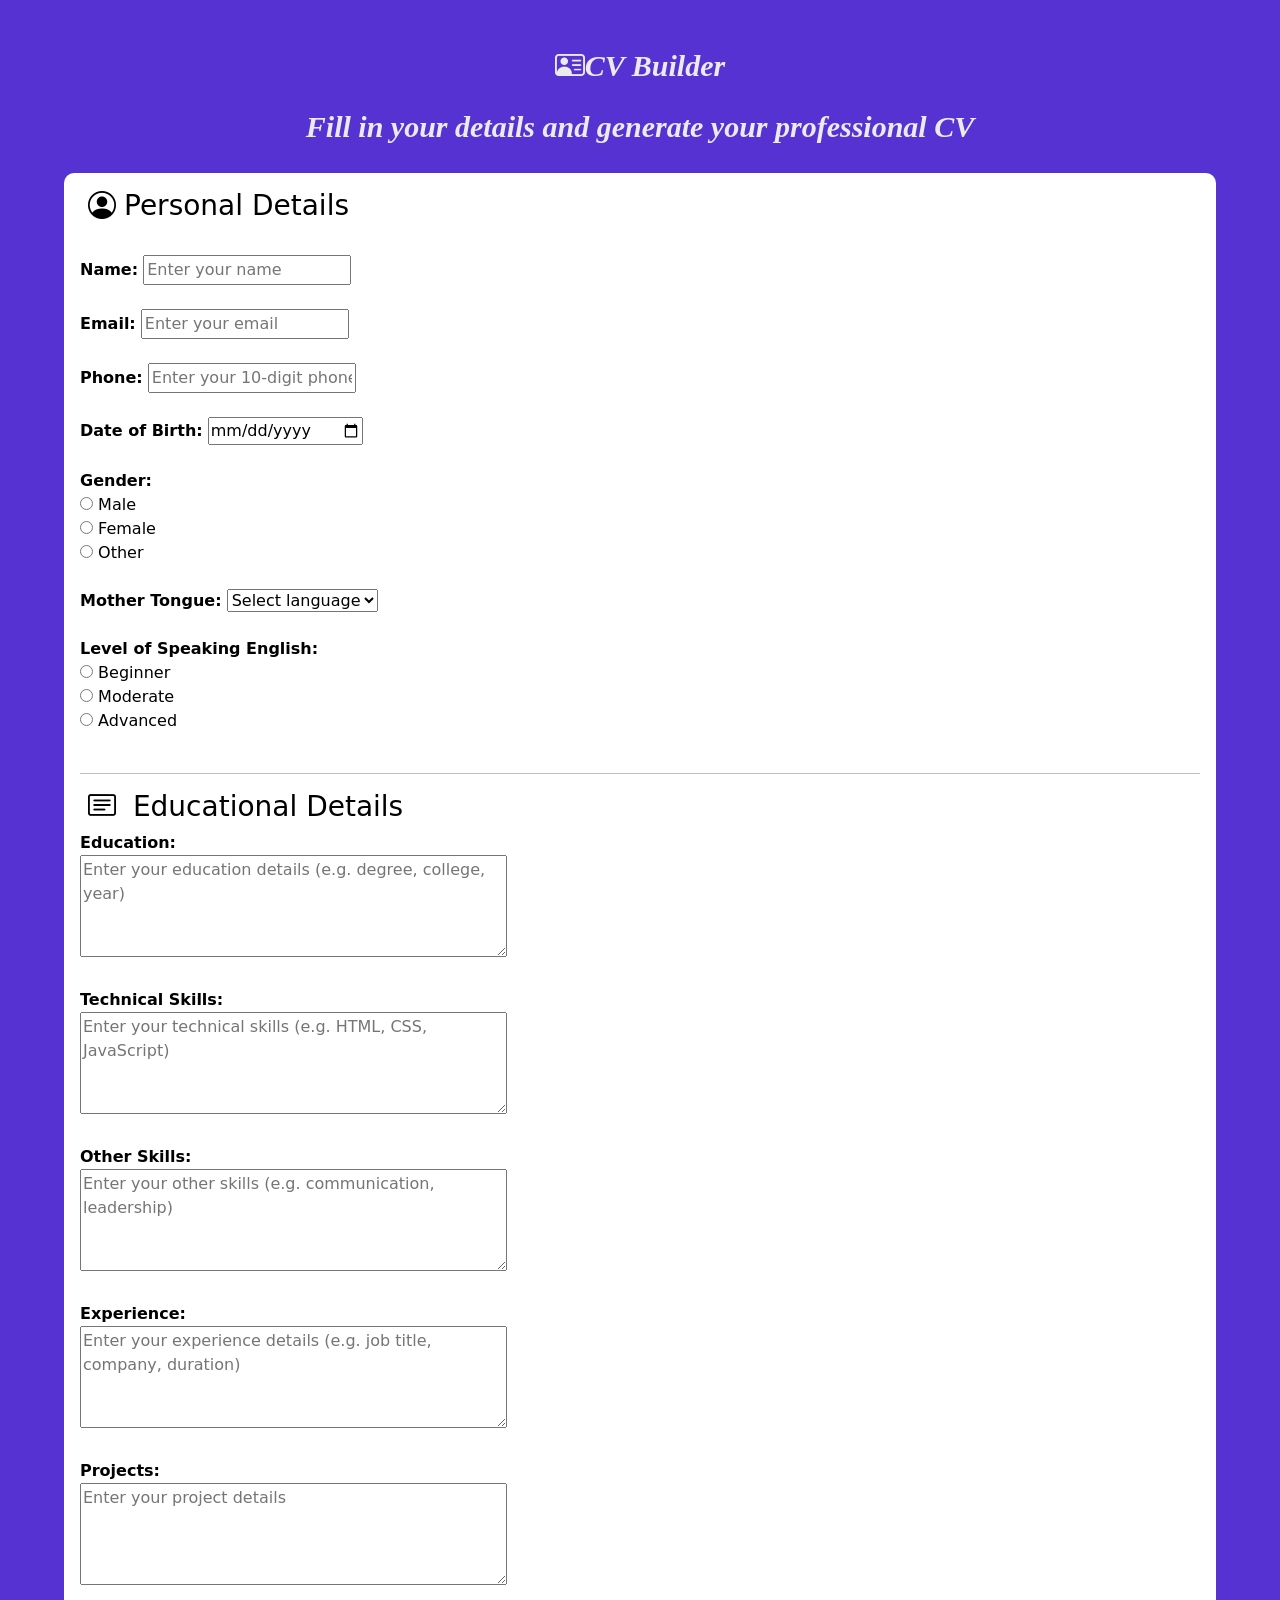
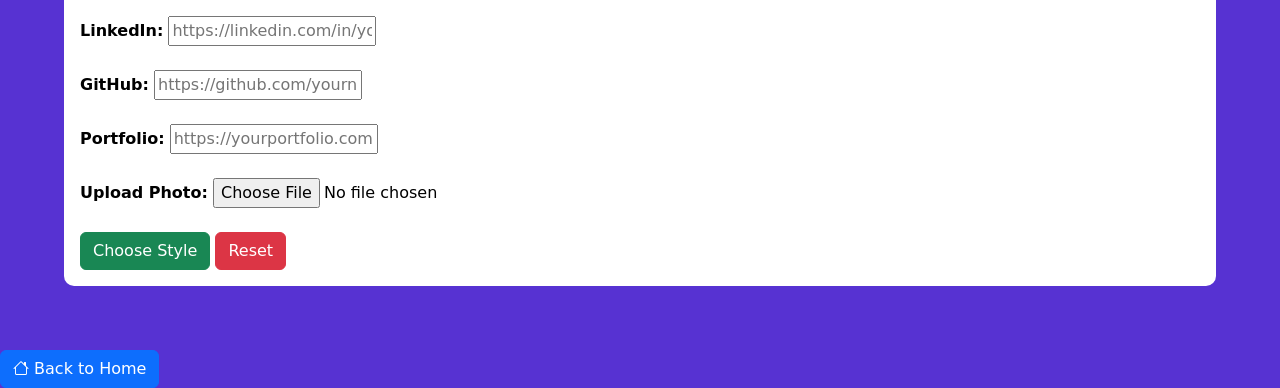
<file: Form.html>
<!doctype html>
<html lang="en">
  <head>
    <meta charset="UTF-8" />
    <meta name="viewport" content="width=device-width, initial-scale=1.0" />

    <title>CV Builder</title>

    <!-- Custom CSS -->
    <link rel="stylesheet" href="CVform.css" />

    <!-- Bootstrap CSS -->
    <link
      href="https://cdn.jsdelivr.net/npm/bootstrap@5.3.3/dist/css/bootstrap.min.css"
      rel="stylesheet"
    />

    <!-- Bootstrap Icons -->
    <link
      rel="stylesheet"
      href="https://cdn.jsdelivr.net/npm/bootstrap-icons@1.11.3/font/bootstrap-icons.min.css"
    />
  </head>

  <body class="form-body">
    <h1 class="cv_title pt-5 home-header">
      <i class="bi bi-person-vcard"></i>CV Builder
    </h1>

    <p class="cv_title home-header">
      Fill in your details and generate your professional CV
    </p>
    <div class="form-container mt-4 p-3" id="form-container">
      <form action="submit_cv.php" method="post">
        <!-- Full Name -->
        <label for="personaml details"
          ><h3>
            <i class="bi bi-person-circle m-2"></i>Personal Details
          </h3></label
        ><br /><br />
        <label for="name">Name:</label>

        <input
          type="text"
          id="name"
          name="name"
          required
          placeholder="Enter your name"
        />

        <br /><br />

        <!-- Email -->
        <label for="email">Email:</label>

        <input
          type="email"
          id="email"
          name="email"
          required
          placeholder="Enter your email"
        />

        <br /><br />

        <!-- Phone -->
        <label for="phone">Phone:</label>

        <input
          type="tel"
          id="phone"
          name="phone"
          maxlength="10"
          pattern="[0-9]{10}"
          placeholder="Enter your 10-digit phone number"
        />

        <br /><br />

        <!-- Date of Birth -->
        <label for="dob">Date of Birth:</label>

        <input type="date" id="dob" name="dob" />

        <br /><br />

        <!-- Gender -->
        <label>Gender:</label>

        <br />

        <input type="radio" id="male" name="gender" value="Male" /> Male

        <br />

        <input type="radio" id="female" name="gender" value="Female" />
        Female

        <br />

        <input type="radio" id="other" name="gender" value="Other" />
        Other

        <br /><br />

        <!-- Mother Tongue -->
        <label for="language">Mother Tongue:</label>

        <select id="language" name="language">
          <option value="">Select language</option>

          <option value="Hindi">Hindi</option>

          <option value="Marathi">Marathi</option>

          <option value="Gujarati">Gujarati</option>

          <option value="Tamil">Tamil</option>

          <option value="Other">Other</option>
        </select>

        <br /><br />

        <!-- English Level -->
        <label>Level of Speaking English:</label>

        <br />

        <input
          type="radio"
          id="beginner"
          name="english_level"
          value="Beginner"
        />
        Beginner

        <br />

        <input
          type="radio"
          id="moderate"
          name="english_level"
          value="Moderate"
        />
        Moderate

        <br />

        <input
          type="radio"
          id="advanced"
          name="english_level"
          value="Advanced"
        />
        Advanced

        <br /><br />

        <!-- Education -->
        <hr />
        <h3><i class="bi bi-card-text m-2"></i> Educational Details</h3>
        <label for="education">Education:</label>

        <br />

        <textarea
          id="education"
          name="education"
          rows="4"
          cols="50"
          placeholder="Enter your education details (e.g. degree, college, year)"
        ></textarea>

        <br /><br />

        <!-- Technical Skills -->
        <label for="technical_skills"> Technical Skills: </label>

        <br />

        <textarea
          id="technical_skills"
          name="technical_skills"
          rows="4"
          cols="50"
          placeholder="Enter your technical skills (e.g. HTML, CSS, JavaScript)"
        ></textarea>

        <br /><br />

        <!-- Other Skills -->
        <label for="other_skills"> Other Skills: </label>

        <br />

        <textarea
          id="other_skills"
          name="other_skills"
          rows="4"
          cols="50"
          placeholder="Enter your other skills (e.g. communication, leadership)"
        ></textarea>

        <br /><br />

        <!-- Experience -->
        <label for="experience"> Experience: </label>

        <br />

        <textarea
          id="experience"
          name="experience"
          rows="4"
          cols="50"
          placeholder="Enter your experience details (e.g. job title, company, duration)"
        ></textarea>

        <br /><br />

        <!-- Projects -->
        <label for="projects"> Projects: </label>

        <br />

        <textarea
          id="projects"
          name="projects"
          rows="4"
          cols="50"
          placeholder="Enter your project details"
        ></textarea>

        <br /><br />

        <!-- LinkedIn -->
        <label for="linkedin"> LinkedIn: </label>

        <input
          type="url"
          id="linkedin"
          name="linkedin"
          placeholder="https://linkedin.com/in/yourname"
        />

        <br /><br />

        <!-- GitHub -->
        <label for="github"> GitHub: </label>

        <input
          type="url"
          id="github"
          name="github"
          placeholder="https://github.com/yourname"
        />

        <br /><br />

        <!-- Portfolio -->
        <label for="portfolio"> Portfolio: </label>

        <input
          type="url"
          id="portfolio"
          name="portfolio"
          placeholder="https://yourportfolio.com"
        />

        <br /><br />

        <!-- Photo -->
        <label for="photo"> Upload Photo: </label>

        <input type="file" id="photo" name="photo" accept="image/*" />

        <br /><br />

        <!-- Buttons -->

        <input
          type="submit"
          value="Choose Style"
          class="button btn btn-success"
        />

        <input type="reset" value="Reset" class="btn btn-danger" />
      </form>

      <!-- Back to Home -->
    </div>
    <button
      class="btn button btn-primary"
      id="cv_button"
      onclick="window.location.href = 'index.html'"
    >
      <i class="bi bi-house"></i>
      Back to Home
    </button>
    <!-- Bootstrap JavaScript -->
    <script src="https://cdn.jsdelivr.net/npm/bootstrap@5.3.3/dist/js/bootstrap.bundle.min.js"></script>
  </body>
</html>
</file>
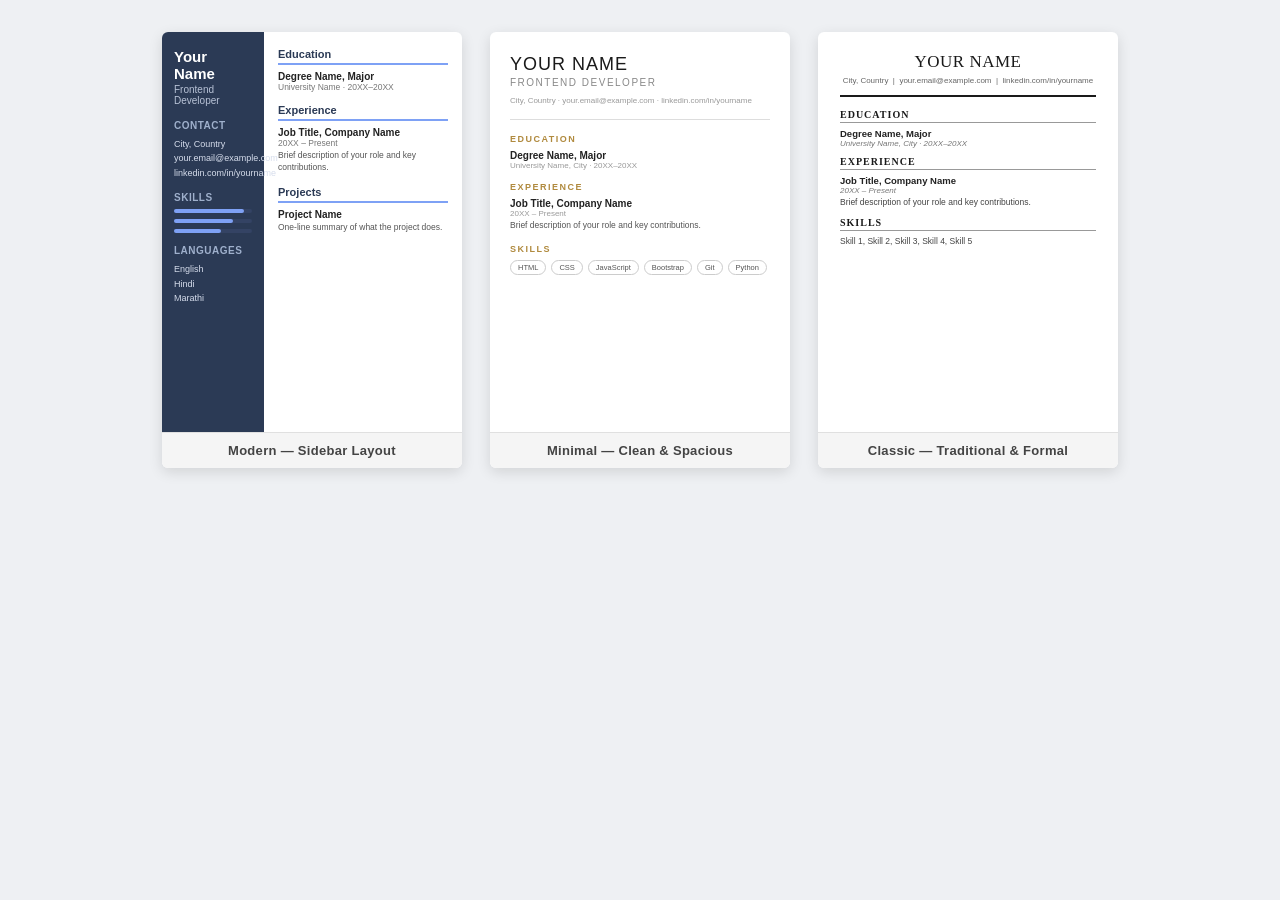
<file: tamp.html>
<!doctype html>
<html lang="en">
  <head>
    <meta charset="UTF-8" />
    <meta name="viewport" content="width=device-width, initial-scale=1.0" />
    <title>CV Template Previews</title>
    <link rel="stylesheet" href="tamp.css" />
  </head>
  <body>
    <div class="gallery">
      <!-- Template 1: Modern -->
      <div class="card">
        <div class="modern">
          <div class="side">
            <h1>Your Name</h1>
            <p class="role">Frontend Developer</p>
            <h4>Contact</h4>
            <ul>
              <li>City, Country</li>
              <li>your.email@example.com</li>
              <li>linkedin.com/in/yourname</li>
            </ul>
            <h4>Skills</h4>
            <div class="bar"><span style="width: 90%"></span></div>
            <div class="bar"><span style="width: 75%"></span></div>
            <div class="bar"><span style="width: 60%"></span></div>
            <h4>Languages</h4>
            <ul>
              <li>English</li>
              <li>Hindi</li>
              <li>Marathi</li>
            </ul>
          </div>
          <div class="main">
            <h3>Education</h3>
            <div class="entry">
              <div class="t">Degree Name, Major</div>
              <div class="d">University Name · 20XX–20XX</div>
            </div>
            <h3>Experience</h3>
            <div class="entry">
              <div class="t">Job Title, Company Name</div>
              <div class="d">20XX – Present</div>
              <div class="desc">
                Brief description of your role and key contributions.
              </div>
            </div>
            <h3>Projects</h3>
            <div class="entry">
              <div class="t">Project Name</div>
              <div class="desc">One-line summary of what the project does.</div>
            </div>
          </div>
        </div>
        <div class="label">Modern — Sidebar Layout</div>
      </div>

      <!-- Template 2: Minimal -->
      <div class="card">
        <div class="minimal">
          <div class="name">Your Name</div>
          <div class="role">Frontend Developer</div>
          <div class="contact">
            City, Country · your.email@example.com · linkedin.com/in/yourname
          </div>
          <hr />
          <h3>Education</h3>
          <div class="entry">
            <div class="t">Degree Name, Major</div>
            <div class="d">University Name, City · 20XX–20XX</div>
          </div>
          <h3>Experience</h3>
          <div class="entry">
            <div class="t">Job Title, Company Name</div>
            <div class="d">20XX – Present</div>
            <div class="desc">
              Brief description of your role and key contributions.
            </div>
          </div>
          <h3>Skills</h3>
          <div class="skills">
            <span>HTML</span><span>CSS</span><span>JavaScript</span
            ><span>Bootstrap</span><span>Git</span><span>Python</span>
          </div>
        </div>
        <div class="label">Minimal — Clean & Spacious</div>
      </div>

      <!-- Template 3: Classic -->
      <div class="card">
        <div class="classic">
          <div class="name">YOUR NAME</div>
          <div class="contact">
            City, Country &nbsp;|&nbsp; your.email@example.com &nbsp;|&nbsp;
            linkedin.com/in/yourname
          </div>
          <div class="divider"></div>
          <h3>Education</h3>
          <div class="entry">
            <div class="t">Degree Name, Major</div>
            <div class="d">University Name, City · 20XX–20XX</div>
          </div>
          <h3>Experience</h3>
          <div class="entry">
            <div class="t">Job Title, Company Name</div>
            <div class="d">20XX – Present</div>
            <div class="desc">
              Brief description of your role and key contributions.
            </div>
          </div>
          <h3>Skills</h3>
          <div class="entry">
            <div class="desc">Skill 1, Skill 2, Skill 3, Skill 4, Skill 5</div>
          </div>
        </div>
        <div class="label">Classic — Traditional & Formal</div>
      </div>
    </div>
  </body>
</html>
</file>
<file: CVform.css>
.home-container {
  background-color: #ffffff;
  padding: 10px;
  text-align: center;
  height: auto;
  padding-left: 20px;
}
.home-header {
  margin-bottom: 20px;
  font-style: italic;
  font-weight: bold;
  font-family: "Times New Roman", Times, serif;
  font-size: 30px;
}
.line {
  font-size: 24px;
}
.cv-title {
  font-size: 50px;
  font-weight: bold;
  font-family: "monoton";
  color: #333333;
}
.home-card-1 {
  text-align: left;
  padding: 20px;
  background-color: #333333;
  color: #ffffff;
  margin-bottom: 20px;
  border-radius: 10px;
  margin-right: 20px;
}
.cv-steps-heading {
  font-size: 24px;
  font-weight: bold;
  margin-bottom: 10px;
  font-family: "american typewriter", monospace;
}
.get-started-btn {
  font-size: 18px;
  padding: 10px 20px;
  background-color: #023975;
  color: #ffffff;
  border: none;
  border-radius: 5px;
  cursor: pointer;
  width: 20px;
}
.arrow {
  font-size: 18px;
  margin-left: 5px;
  color: #d5c4c4;
}
.key-featuresheading {
  font-size: 24px;
  font-weight: bold;
  margin-bottom: 10px;
  font-family: "american typewriter", monospace;
}
.key-feature {
  font-size: 18px;
  margin-bottom: 5px;
  text-align: left;
}
.home-Features {
  margin-top: 20px;
  text-align: left;
  background-color: #ffffff;
  padding: 20px;
}
.home-footer {
  background-color: #65afdd;
  color: #ffffff;
  text-align: center;
  margin-top: 20px;
  padding: 0px;
  height: auto;
}
.img-follow {
  max-width: 50%;
  height: auto;
}
.cv_rules {
  font-size: 16px;
  margin-bottom: 5px;
  color: #b11212;
  text-align: left;
}
.cv-info {
  font-size: 16px;
  margin-bottom: 5px;
  color: #000000;
  text-align: center;
}
.form-body {
  background-color: #5732d2;
}
.cv_title {
  font-weight: bold;
  color: #ebebee;
  text-align: center;
}
.form-container {
  background-color: #fff;
  margin: 5%;
  border-radius: 10px;
  color: #000000;
}
.button {
  width: auto;
  text-align: right;
}
label {
  font-weight: bold;
}
</file>
<file: tamp.css>
* {
  margin: 0;
  padding: 0;
  box-sizing: border-box;
}
body {
  font-family: "Segoe UI", Arial, sans-serif;
  background: #eef0f3;
  padding: 32px 16px;
}
.gallery {
  display: flex;
  flex-wrap: wrap;
  gap: 28px;
  justify-content: center;
  max-width: 1100px;
  margin: 0 auto;
}
.card {
  width: 300px;
  background: #fff;
  box-shadow: 0 4px 14px rgba(0, 0, 0, 0.12);
  border-radius: 6px;
  overflow: hidden;
}
.label {
  text-align: center;
  font-size: 13px;
  font-weight: 600;
  color: #444;
  padding: 10px 0;
  background: #f5f5f5;
  border-top: 1px solid #e0e0e0;
  letter-spacing: 0.3px;
}

/* ---------- Template 1: Modern (sidebar) ---------- */
.modern {
  display: flex;
  height: 400px;
}
.modern .side {
  width: 34%;
  background: #2b3a55;
  color: #fff;
  padding: 16px 12px;
}
.modern .side h1 {
  font-size: 15px;
  margin-bottom: 2px;
}
.modern .side p.role {
  font-size: 10px;
  color: #b8c2d6;
  margin-bottom: 14px;
}
.modern .side h4 {
  font-size: 10px;
  text-transform: uppercase;
  color: #9fb0cc;
  margin: 12px 0 6px;
  letter-spacing: 0.5px;
}
.modern .side .bar {
  height: 4px;
  background: #45568055;
  border-radius: 2px;
  margin-bottom: 6px;
}
.modern .side .bar span {
  display: block;
  height: 100%;
  background: #7ea1f5;
  border-radius: 2px;
}
.modern .side ul {
  list-style: none;
  font-size: 9px;
  color: #d6ddec;
  line-height: 1.6;
}
.modern .main {
  width: 66%;
  padding: 16px 14px;
}
.modern .main h3 {
  font-size: 11px;
  color: #2b3a55;
  border-bottom: 2px solid #7ea1f5;
  padding-bottom: 3px;
  margin-bottom: 6px;
  margin-top: 12px;
}
.modern .main h3:first-child {
  margin-top: 0;
}
.modern .main .entry {
  margin-bottom: 8px;
}
.modern .main .entry .t {
  font-size: 10px;
  font-weight: 600;
  color: #222;
}
.modern .main .entry .d {
  font-size: 8.5px;
  color: #777;
}
.modern .main .entry .desc {
  font-size: 8.5px;
  color: #555;
  margin-top: 2px;
  line-height: 1.4;
}

/* ---------- Template 2: Minimal ---------- */
.minimal {
  height: 400px;
  padding: 22px 20px;
}
.minimal .name {
  font-size: 18px;
  font-weight: 300;
  letter-spacing: 1px;
  color: #1a1a1a;
  text-transform: uppercase;
}
.minimal .role {
  font-size: 10px;
  color: #888;
  letter-spacing: 1.5px;
  text-transform: uppercase;
  margin-top: 2px;
}
.minimal .contact {
  font-size: 8px;
  color: #999;
  margin-top: 8px;
}
.minimal hr {
  border: none;
  border-top: 1px solid #ddd;
  margin: 14px 0;
}
.minimal h3 {
  font-size: 9px;
  letter-spacing: 1.5px;
  text-transform: uppercase;
  color: #b08a3e;
  margin: 12px 0 6px;
}
.minimal .entry {
  margin-bottom: 8px;
}
.minimal .entry .t {
  font-size: 10px;
  font-weight: 600;
  color: #222;
}
.minimal .entry .d {
  font-size: 8px;
  color: #999;
}
.minimal .entry .desc {
  font-size: 8.5px;
  color: #555;
  margin-top: 2px;
  line-height: 1.4;
}
.minimal .skills {
  display: flex;
  flex-wrap: wrap;
  gap: 5px;
  margin-top: 4px;
}
.minimal .skills span {
  font-size: 7.5px;
  border: 1px solid #ccc;
  border-radius: 10px;
  padding: 2px 7px;
  color: #555;
}

/* ---------- Template 3: Classic ---------- */
.classic {
  height: 400px;
  padding: 20px 22px;
  font-family: "Georgia", serif;
}
.classic .name {
  font-size: 17px;
  text-align: center;
  color: #1a1a1a;
  letter-spacing: 0.5px;
}
.classic .contact {
  text-align: center;
  font-size: 8px;
  color: #666;
  margin-top: 4px;
  font-family: Arial, sans-serif;
}
.classic .divider {
  border-top: 2px solid #1a1a1a;
  margin: 10px 0 12px;
}
.classic h3 {
  font-size: 10px;
  text-transform: uppercase;
  letter-spacing: 1px;
  color: #1a1a1a;
  margin-bottom: 5px;
  border-bottom: 1px solid #999;
  padding-bottom: 2px;
}
.classic .entry {
  margin-bottom: 8px;
  font-family: Arial, sans-serif;
}
.classic .entry .t {
  font-size: 9.5px;
  font-weight: 700;
  color: #222;
}
.classic .entry .d {
  font-size: 8px;
  color: #777;
  font-style: italic;
}
.classic .entry .desc {
  font-size: 8.5px;
  color: #444;
  margin-top: 2px;
  line-height: 1.4;
}
</file>
